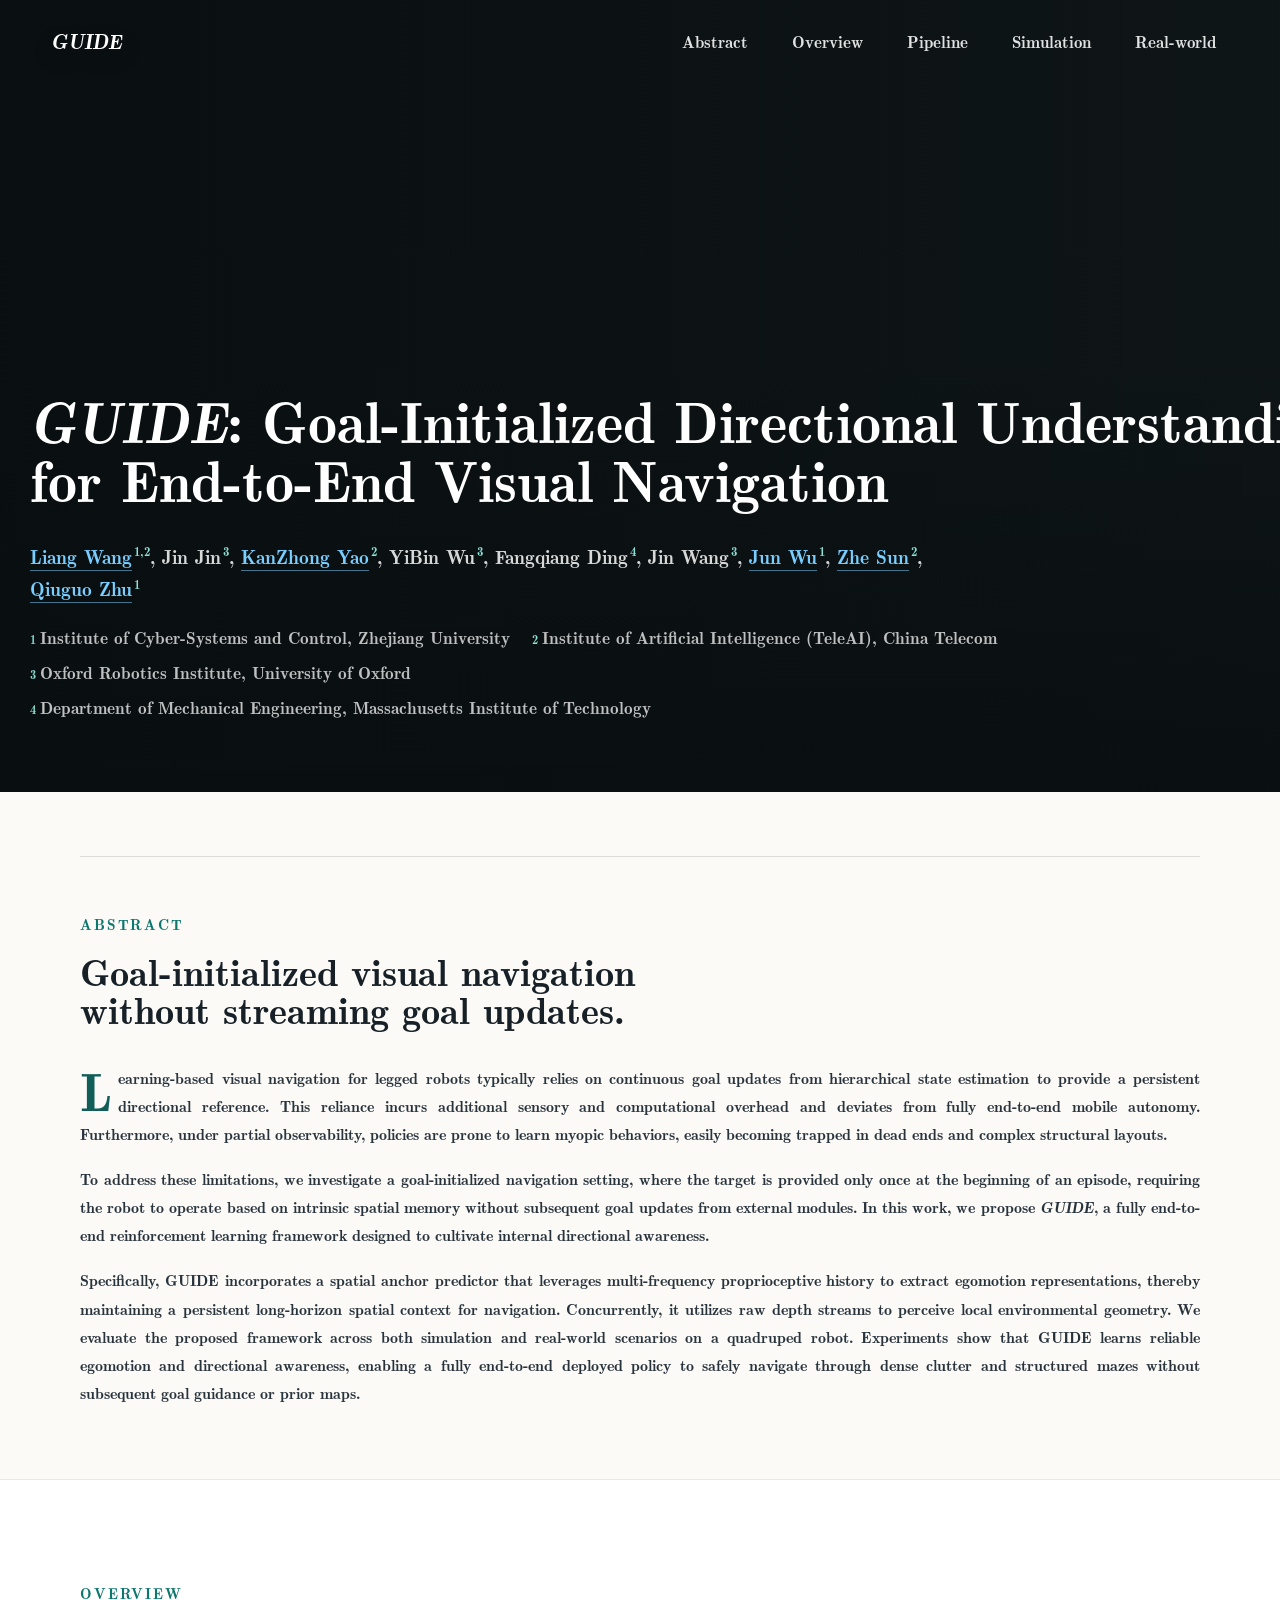
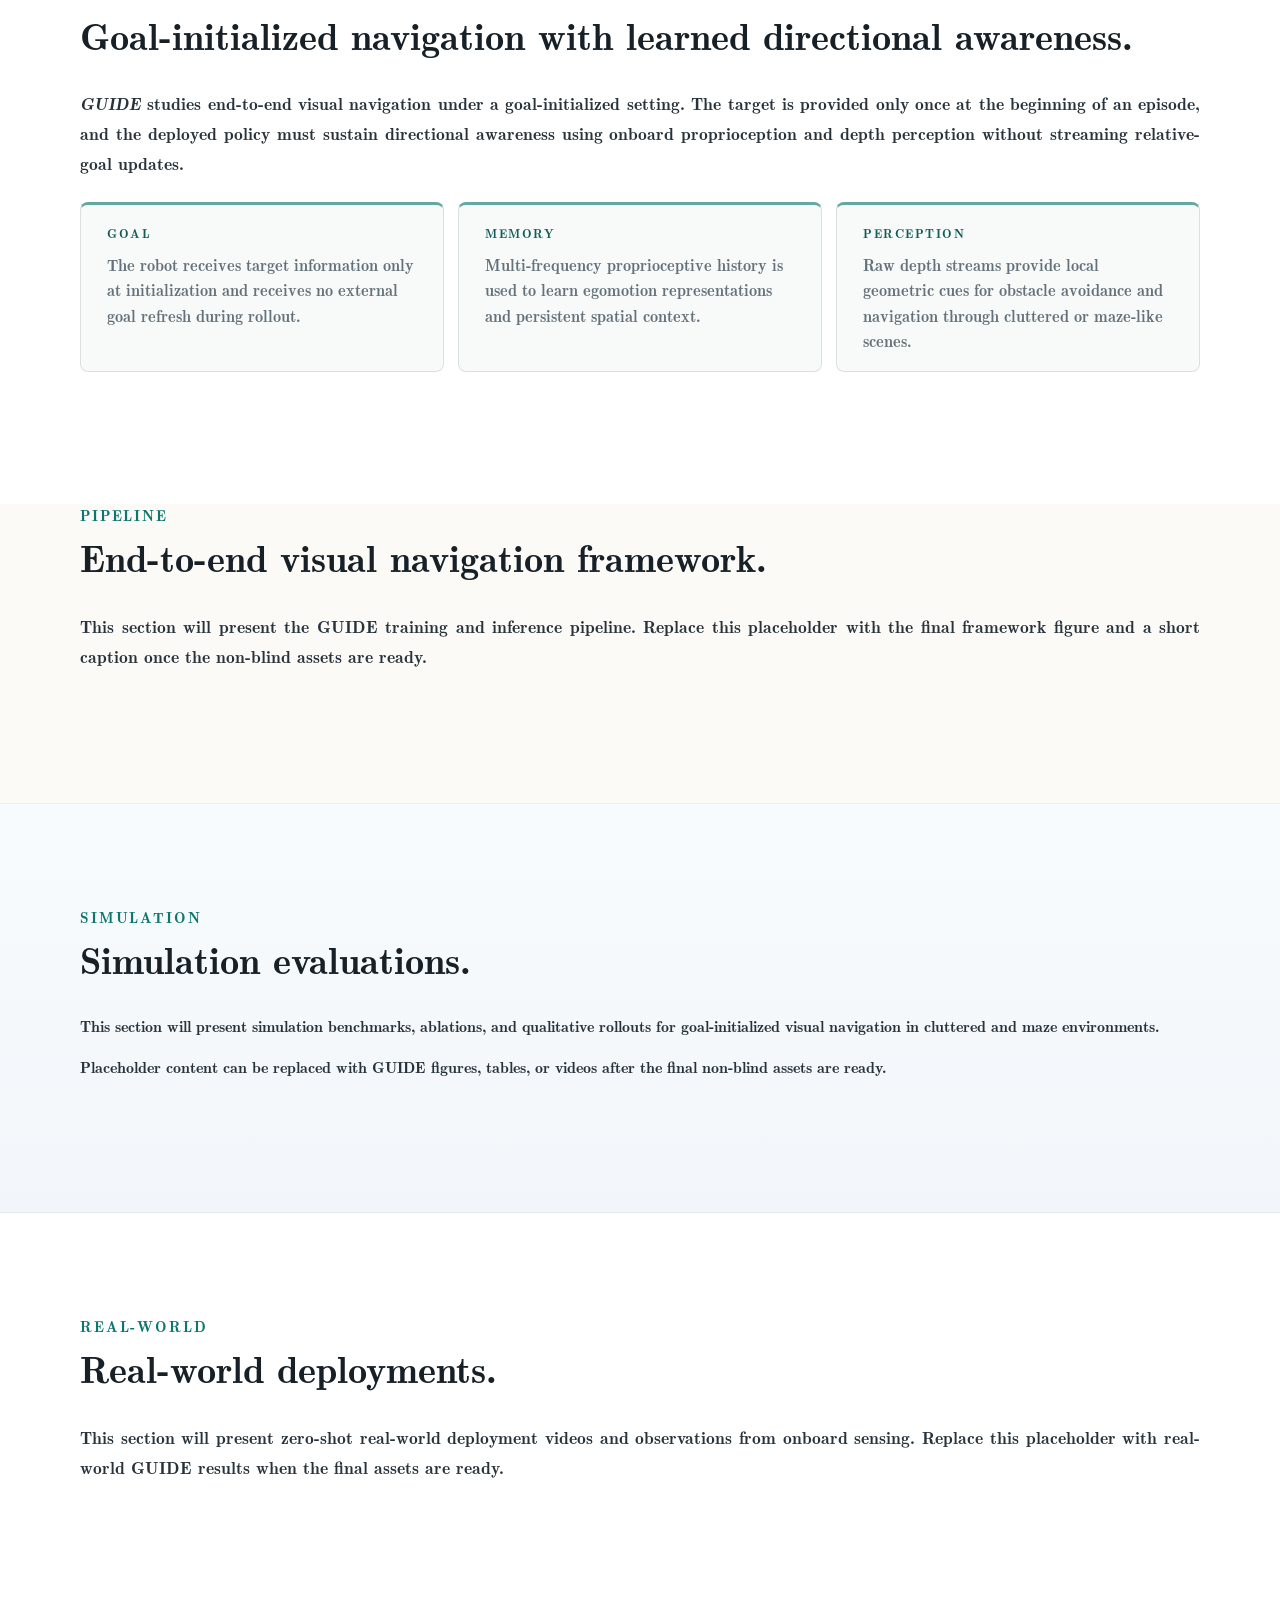
<file: site/index.html>
<!doctype html>
<html lang="en">
  <head>
    <meta charset="UTF-8" />
    <meta name="viewport" content="width=device-width, initial-scale=1.0" />
    <title>GUIDE | Project Page</title>
    <meta
      name="description"
      content="GUIDE: Goal-Initialized Directional Understanding for End-to-End Visual Navigation."
    />
    <meta name="citation_title" content="GUIDE: Goal-Initialized Directional Understanding for End-to-End Visual Navigation" />
    <meta name="citation_author" content="Wang, Liang" />
    <meta name="citation_author" content="Jin, Jin" />
    <meta name="citation_author" content="Yao, KanZhong" />
    <meta name="citation_author" content="Wu, YiBin" />
    <meta name="citation_author" content="Ding, Fangqiang" />
    <meta name="citation_author" content="Wang, Jin" />
    <meta name="citation_author" content="Wu, Jun" />
    <meta name="citation_author" content="Sun, Zhe" />
    <meta name="citation_author" content="Zhu, Qiuguo" />
    <meta name="citation_publication_date" content="2026" />
    <link rel="stylesheet" href="public/vendor/academicons/css/academicons.min.css" />
    <link rel="stylesheet" href="src/styles.css" />
    <script defer src="public/vendor/fontawesome/fontawesome.all.min.js"></script>
  </head>
  <body>
    <header class="site-header" data-header>
      <a class="header-brand" href="index.html#top" aria-label="GUIDE home">
        <span class="header-wordmark">GUIDE</span>
      </a>
      <nav class="site-nav" aria-label="Page sections">
        <a href="index.html#abstract">Abstract</a>
        <a href="index.html#overview">Overview</a>
        <a href="index.html#pipeline">Pipeline</a>
        <a href="index.html#simulation">Simulation</a>
        <a href="index.html#real-world">Real-world</a>
      </nav>
    </header>

    <main id="top">
      <section class="hero" aria-label="GUIDE overview">
        <div class="hero-shade" aria-hidden="true"></div>
        <div class="hero-content">
          <h1>
            <span class="title-line"><span class="project-name">GUIDE</span>: Goal-Initialized Directional Understanding</span>
            <span class="title-line">for End-to-End Visual Navigation</span>
          </h1>
          <p class="authors">
            <a href="https://myoooofall.github.io/" target="_blank" rel="noreferrer">Liang Wang</a><sup>1,2</sup>,
            Jin Jin<sup>3</sup>,
            <a href="https://drunkbot.github.io/" target="_blank" rel="noreferrer">KanZhong Yao</a><sup>2</sup>,
            YiBin Wu<sup>3</sup>,
            Fangqiang Ding<sup>4</sup>,
            Jin Wang<sup>3</sup>,
            <a href="https://person.zju.edu.cn/0094198" target="_blank" rel="noreferrer">Jun Wu</a><sup>1</sup>,
            <a href="https://iopen.nwpu.edu.cn/info/1251/5226.htm" target="_blank" rel="noreferrer">Zhe Sun</a><sup>2</sup>,
            <a href="https://person.zju.edu.cn/0011353" target="_blank" rel="noreferrer">Qiuguo Zhu</a><sup>1</sup>
          </p>
          <ol class="affiliations" aria-label="Author affiliations">
            <li><sup>1</sup> Institute of Cyber-Systems and Control, Zhejiang University</li>
            <li><sup>2</sup> Institute of Artificial Intelligence (TeleAI), China Telecom</li>
            <li><sup>3</sup> Oxford Robotics Institute, University of Oxford</li>
            <li><sup>4</sup> Department of Mechanical Engineering, Massachusetts Institute of Technology</li>
          </ol>
        </div>
      </section>

      <section class="section abstract-section" id="abstract">
        <div class="abstract-layout">
          <aside class="abstract-label" aria-label="Abstract">
            <p>Abstract</p>
          </aside>
          <div class="abstract-main">
            <h2>
              <span>Goal-initialized visual navigation</span>
              <span>without streaming goal updates.</span>
            </h2>
            <div class="abstract-copy">
              <p>
                Learning-based visual navigation for legged robots typically
                relies on continuous goal updates from hierarchical state
                estimation to provide a persistent directional reference. This
                reliance incurs additional sensory and computational overhead
                and deviates from fully end-to-end mobile autonomy.
                Furthermore, under partial observability, policies are prone to
                learn myopic behaviors, easily becoming trapped in dead ends
                and complex structural layouts.
              </p>
              <p>
                To address these limitations, we investigate a goal-initialized
                navigation setting, where the target is provided only once at
                the beginning of an episode, requiring the robot to operate
                based on intrinsic spatial memory without subsequent goal
                updates from external modules. In this work, we propose
                <span class="project-name">GUIDE</span>, a fully end-to-end
                reinforcement learning framework designed to cultivate internal
                directional awareness.
              </p>
              <p>
                Specifically, GUIDE incorporates a spatial anchor predictor
                that leverages multi-frequency proprioceptive history to extract
                egomotion representations, thereby maintaining a persistent
                long-horizon spatial context for navigation. Concurrently, it
                utilizes raw depth streams to perceive local environmental
                geometry. We evaluate the proposed framework across both
                simulation and real-world scenarios on a quadruped robot.
                Experiments show that GUIDE learns reliable egomotion and
                directional awareness, enabling a fully end-to-end deployed
                policy to safely navigate through dense clutter and structured
                mazes without subsequent goal guidance or prior maps.
              </p>
            </div>
          </div>
        </div>
      </section>

      <section class="section method-section overview-section" id="overview">
        <div class="section-heading overview-heading">
          <p class="kicker">Overview</p>
          <h2>Goal-initialized navigation with learned directional awareness.</h2>
        </div>
        <div class="overview-copy">
          <p>
            <span class="project-name">GUIDE</span> studies end-to-end visual
            navigation under a goal-initialized setting. The target is provided
            only once at the beginning of an episode, and the deployed policy
            must sustain directional awareness using onboard proprioception and
            depth perception without streaming relative-goal updates.
          </p>
        </div>
        <div class="overview-notes" aria-label="GUIDE overview">
          <article class="overview-note">
            <p class="note-label">Goal</p>
            <p>
              The robot receives target information only at initialization and
              receives no external goal refresh during rollout.
            </p>
          </article>
          <article class="overview-note">
            <p class="note-label">Memory</p>
            <p>
              Multi-frequency proprioceptive history is used to learn egomotion
              representations and persistent spatial context.
            </p>
          </article>
          <article class="overview-note">
            <p class="note-label">Perception</p>
            <p>
              Raw depth streams provide local geometric cues for obstacle
              avoidance and navigation through cluttered or maze-like scenes.
            </p>
          </article>
        </div>
      </section>

      <section class="section figure-section" id="pipeline">
        <div class="section-heading compact">
          <p class="kicker">Pipeline</p>
          <h2>End-to-end visual navigation framework.</h2>
        </div>
        <div class="overview-copy overview-copy-secondary">
          <p>
            This section will present the GUIDE training and inference pipeline.
            Replace this placeholder with the final framework figure and a short
            caption once the non-blind assets are ready.
          </p>
        </div>
      </section>

      <section class="section method-section pipeline-one-section" id="simulation">
        <div class="section-heading compact">
          <p class="kicker">Simulation</p>
          <h2>Simulation evaluations.</h2>
        </div>
        <div class="overview-copy overview-copy-secondary">
          <p>
            This section will present simulation benchmarks, ablations, and
            qualitative rollouts for goal-initialized visual navigation in
            cluttered and maze environments.
          </p>
          <p>
            Placeholder content can be replaced with GUIDE figures, tables, or
            videos after the final non-blind assets are ready.
          </p>
        </div>
      </section>

      <section class="section results-section" id="real-world">
        <div class="section-heading compact">
          <p class="kicker">Real-world</p>
          <h2>Real-world deployments.</h2>
        </div>
        <div class="overview-copy overview-copy-secondary">
          <p>
            This section will present zero-shot real-world deployment videos and
            observations from onboard sensing. Replace this placeholder with
            real-world GUIDE results when the final assets are ready.
          </p>
        </div>
      </section>

    </main>
    <script>
      const header = document.querySelector('[data-header]');
      function updateHeaderState() {
        header?.classList.toggle('scrolled', window.scrollY > 12);
      }
      updateHeaderState();
      window.addEventListener('scroll', updateHeaderState, { passive: true });
    </script>
  </body>
</html>
</file>
<file: site/src/styles.css>
@font-face {
  font-family: "LMRomanDemi10";
  font-style: normal;
  font-weight: 400;
  src: url("../public/assets/fonts/LMRomanDemi10-Regular.otf") format("opentype");
  font-display: swap;
}

@font-face {
  font-family: "LMRomanDemi10";
  font-style: italic;
  font-weight: 400;
  src: url("../public/assets/fonts/LMRomanDemi10-Oblique.otf") format("opentype");
  font-display: swap;
}

:root {
  --ink: #172027;
  --ink-2: #27323b;
  --muted: #65717a;
  --paper: #fbfaf7;
  --surface: #ffffff;
  --surface-2: #f2f5f4;
  --section-method: #f2f6fa;
  --section-interactive: #f2f7f4;
  --line: #d9dfdc;
  --teal: #0d766d;
  --teal-2: #115e59;
  --rust: #b85235;
  --blue: #2f6380;
  --gold: #be8b24;
  --shadow: 0 18px 46px rgba(26, 39, 45, 0.14);
  --content-width: 1120px;
  font-family:
    "LMRomanDemi10", ui-serif, Georgia, "Times New Roman",
    serif;
  color: var(--ink);
  background: var(--paper);
}

* {
  box-sizing: border-box;
}

html {
  scroll-behavior: smooth;
}

body {
  margin: 0;
  min-width: 320px;
  background: var(--paper);
  color: var(--ink);
}

body::selection {
  background: rgba(13, 118, 109, 0.18);
}

a {
  color: inherit;
  text-decoration: none;
}

img,
video,
canvas {
  display: block;
  max-width: 100%;
}

button,
select {
  font: inherit;
}

.site-header {
  position: fixed;
  z-index: 20;
  top: 0;
  left: 0;
  right: 0;
  display: flex;
  align-items: center;
  justify-content: space-between;
  gap: 28px;
  padding: 18px clamp(18px, 4vw, 56px);
  color: #fff;
  transition:
    background 180ms ease,
    color 180ms ease,
    box-shadow 180ms ease;
}

.site-header.scrolled {
  color: var(--ink);
  background: rgba(251, 250, 247, 0.92);
  box-shadow: 0 8px 30px rgba(32, 40, 45, 0.1);
  backdrop-filter: blur(16px);
}

.header-brand {
  display: inline-flex;
  align-items: center;
  min-width: 0;
  color: currentColor;
  text-shadow: 0 8px 22px rgba(0, 0, 0, 0.28);
  transition:
    opacity 160ms ease,
    text-shadow 180ms ease;
}

.header-brand:hover {
  opacity: 0.82;
}

.site-header.scrolled .header-brand {
  text-shadow: none;
}

.header-wordmark {
  font-family: "LMRomanDemi10", ui-serif, Georgia, "Times New Roman", serif;
  font-size: clamp(1.32rem, 1.45vw, 1.72rem);
  font-style: italic;
  font-weight: 400;
  line-height: 1;
  white-space: nowrap;
}

.site-nav {
  display: flex;
  align-items: center;
  gap: clamp(10px, 1.4vw, 18px);
  font-size: clamp(1.06rem, 1.1vw, 1.2rem);
  font-weight: 720;
}

.site-nav a {
  display: inline-flex;
  align-items: center;
  min-height: 46px;
  border-radius: 8px;
  padding: 0 13px;
  opacity: 0.88;
  transition:
    background 160ms ease,
    opacity 160ms ease;
}

.site-nav a:hover {
  background: rgba(255, 255, 255, 0.12);
  opacity: 1;
}

.site-header.scrolled .site-nav a:hover {
  background: rgba(23, 32, 39, 0.08);
}

.hero {
  position: relative;
  min-height: 88svh;
  overflow: hidden;
  display: flex;
  align-items: flex-end;
  background: #101719;
  color: #fff;
}

.hero-media {
  position: absolute;
  inset: 0;
  width: 100%;
  height: 100%;
  object-fit: cover;
  object-position: center;
  transform: scale(1.018);
  transform-origin: left center;
}

.hero-shade {
  position: absolute;
  inset: 0;
  background:
    linear-gradient(90deg, rgba(9, 14, 16, 0.92) 0%, rgba(9, 14, 16, 0.58) 42%, rgba(9, 14, 16, 0.18) 100%),
    linear-gradient(0deg, rgba(9, 14, 16, 0.84) 0%, rgba(9, 14, 16, 0) 55%);
}

.hero-content {
  position: relative;
  z-index: 1;
  width: min(1220px, calc(100% - 36px));
  margin: 0 auto;
  padding: 146px 0 72px;
}

.venue,
.kicker,
.eyebrow {
  margin: 0;
  color: var(--teal);
  font-size: 0.76rem;
  font-weight: 780;
  letter-spacing: 0.12em;
  text-transform: uppercase;
}

.hero .venue {
  color: #8ce1d6;
  font-size: clamp(1rem, 1.5vw, 1.32rem);
  letter-spacing: 0.02em;
  line-height: 1.35;
  text-transform: none;
}

h1,
h2,
h3,
p {
  letter-spacing: 0;
}

.project-name {
  font-family: "LMRomanDemi10", ui-serif, Georgia, "Times New Roman", serif;
  font-style: italic;
}

h1 {
  width: min(1220px, 100%);
  margin: 0 0 32px;
  font-size: clamp(2.35rem, 4.55vw, 4.45rem);
  line-height: 1.02;
  font-weight: 820;
}

.title-line {
  display: block;
  white-space: nowrap;
}

.authors {
  width: min(960px, 100%);
  margin: 0;
  color: rgba(255, 255, 255, 0.84);
  font-size: clamp(1rem, 2vw, 1.22rem);
  line-height: 1.65;
}

.authors a {
  color: #78cfff;
  border-bottom: 1px solid rgba(120, 207, 255, 0.52);
}

.authors a:hover {
  color: #b9eaff;
  border-bottom-color: #b9eaff;
}

.authors sup {
  margin-left: 2px;
  color: #8ce1d6;
  font-size: 0.66em;
  font-weight: 780;
  line-height: 0;
  vertical-align: super;
}

.affiliations {
  display: flex;
  flex-wrap: wrap;
  gap: 9px 22px;
  width: min(980px, 100%);
  margin: 20px 0 0;
  padding: 0;
  list-style: none;
  color: rgba(255, 255, 255, 0.74);
  font-size: clamp(0.94rem, 1.52vw, 1.08rem);
  line-height: 1.5;
}

.affiliations li {
  display: inline-flex;
  gap: 4px;
  align-items: baseline;
}

.affiliations sup {
  color: #8ce1d6;
  font-size: 0.72em;
  font-weight: 780;
  line-height: 0;
  vertical-align: super;
}

.institution-logos {
  display: flex;
  flex-wrap: wrap;
  align-items: center;
  gap: clamp(20px, 3vw, 38px);
  width: min(980px, 100%);
  margin-top: 28px;
}

.institution-logo {
  height: 50px;
  width: auto;
  object-fit: contain;
  opacity: 0.92;
  filter: drop-shadow(0 10px 20px rgba(0, 0, 0, 0.22));
}

@media (min-width: 760px) {
  .institution-logo.ubc {
    margin-left: clamp(8px, 1.2vw, 16px);
    transform: translateY(3px);
  }
}

.publication-venue {
  width: min(980px, 100%);
  margin: 26px 0 0;
  color: rgba(255, 255, 255, 0.9);
  font-size: clamp(1.05rem, 1.7vw, 1.42rem);
  font-weight: 820;
  line-height: 1.35;
  text-align: left;
  text-shadow: 0 12px 26px rgba(0, 0, 0, 0.28);
}

.hero-actions {
  display: flex;
  flex-wrap: wrap;
  align-items: center;
  justify-content: flex-start;
  gap: 10px;
  width: min(980px, 100%);
  margin-top: 18px;
}

.link-block {
  display: inline-flex;
  align-items: center;
  margin-top: 5px;
  margin-bottom: 5px;
}

.button,
.tool-button {
  display: inline-flex;
  align-items: center;
  justify-content: center;
  min-height: 2.5em;
  border: 1px solid transparent;
  border-radius: 4px;
  padding: calc(0.5em - 1px) 1em;
  font-size: 1rem;
  line-height: 1.5;
  font-weight: 720;
  cursor: pointer;
  transition:
    background 160ms ease,
    border-color 160ms ease,
    transform 160ms ease,
    color 160ms ease;
}

.button:hover,
.tool-button:hover {
  transform: translateY(-1px);
}

.button.primary {
  color: #ffffff;
  background: var(--teal);
}

.button.ghost {
  color: #ffffff;
  border-color: rgba(255, 255, 255, 0.44);
  background: rgba(255, 255, 255, 0.1);
}

.button.is-rounded {
  border-radius: 999px;
  padding-left: 1.18em;
  padding-right: 1.18em;
}

.button.is-dark {
  color: #ffffff;
  background: #363636;
  border-color: transparent;
}

.button .icon {
  display: inline-flex;
  align-items: center;
  justify-content: center;
  width: 1.5em;
  height: 1.5em;
  margin-left: calc(-0.5em - 1px);
  margin-right: 0.35em;
}

.button .icon svg,
.button .icon i,
.button .icon img {
  display: block;
  width: 1em;
  height: 1em;
  font-size: 1em;
}

.button .icon .hf-logo {
  width: 1.15em;
  height: 1.15em;
  object-fit: contain;
}

.button-placeholder {
  opacity: 0.76;
  filter: grayscale(18%);
  cursor: not-allowed;
  pointer-events: none;
}

.publication-links .button {
  height: 42px;
  min-height: 42px;
  padding-top: 0;
  padding-bottom: 0;
}

.publication-links .button .icon {
  width: 20px;
  height: 20px;
  margin-left: -0.35em;
  margin-right: 0.42em;
}

.publication-links .button .icon svg,
.publication-links .button .icon i,
.publication-links .button .icon img {
  width: 16px;
  height: 16px;
  font-size: 16px;
  line-height: 16px;
}

.publication-links .button .icon .hf-logo {
  width: 16px;
  height: 16px;
}

.button.disabled {
  color: #ffffff;
  border-color: rgba(255, 255, 255, 0.18);
  background: #252525;
  box-shadow:
    inset 0 1px 0 rgba(255, 255, 255, 0.1),
    0 12px 28px rgba(0, 0, 0, 0.22);
  cursor: not-allowed;
  opacity: 0.92;
  pointer-events: none;
}

@media (min-width: 1800px) {
  .header-wordmark {
    font-size: clamp(1.46rem, 1.25vw, 2rem);
  }

  .site-nav {
    gap: clamp(12px, 1.25vw, 24px);
    font-size: clamp(1.14rem, 0.95vw, 1.32rem);
  }

  .hero {
    align-items: center;
  }

  .hero-content {
    --hero-gutter: clamp(260px, 13.8vw, 330px);
    --hero-meta-shift: clamp(34px, 4.6svh, 52px);
    width: min(1420px, calc(100% - var(--hero-gutter) - 56px));
    margin: 0 56px 0 var(--hero-gutter);
    padding: clamp(128px, 14svh, 180px) 0 0;
  }

  h1 {
    width: min(1420px, 100%);
    margin-bottom: 38px;
    font-size: clamp(4.55rem, 3.35vw, 5.25rem);
  }

  .authors {
    font-size: clamp(1.1rem, 1.45vw, 1.32rem);
    line-height: 1.72;
  }

  .affiliations {
    gap: 10px 26px;
    margin-top: 24px;
    font-size: clamp(1.04rem, 1.16vw, 1.16rem);
  }

  .institution-logos {
    gap: clamp(24px, 3.2vw, 46px);
    margin-top: 34px;
  }

  .publication-venue {
    margin-top: 30px;
    font-size: clamp(1.2rem, 1.45vw, 1.5rem);
  }

  .hero-actions {
    gap: 12px;
    margin-top: 22px;
  }

  .authors,
  .affiliations,
  .institution-logos,
  .publication-venue,
  .hero-actions {
    transform: translateY(var(--hero-meta-shift));
  }
}


.section {
  scroll-margin-top: 112px;
  padding: clamp(64px, 8vw, 112px) clamp(18px, 4vw, 56px);
}

.section-heading,
  .abstract-layout,
  .news-panel,
  .wide-figure,
.demo-grid,
.method-grid,
.overview-copy,
.overview-notes,
.pipeline-figure,
.results-grid,
.paired-demo-list,
.completion-layout,
.citation {
  width: min(var(--content-width), 100%);
  margin-left: auto;
  margin-right: auto;
}

.section-heading {
  display: block;
  margin-bottom: 34px;
}

.section-heading.compact {
  display: block;
}

.section-heading.compact:not(:has(h2)) {
  margin-bottom: 18px;
}

.section-heading .kicker {
  margin: 0 0 10px;
  color: var(--teal);
  font-size: clamp(0.96rem, 1.05vw, 1.08rem);
}

.section-heading h2 {
  width: 100%;
  max-width: none;
  margin: 0;
  font-size: clamp(1.95rem, 3vw, 3.15rem);
  line-height: 1.06;
  font-weight: 800;
  text-align: left;
}

.overview-heading {
  align-items: start;
}

.news-section {
  padding-top: clamp(32px, 4vw, 48px);
  padding-bottom: 0;
  background: var(--paper);
}

.news-panel {
  display: grid;
  grid-template-columns: auto minmax(0, 1fr);
  gap: clamp(20px, 3.4vw, 42px);
  align-items: center;
  border: 1px solid rgba(23, 32, 39, 0.1);
  border-left: 3px solid rgba(13, 118, 109, 0.75);
  border-radius: 8px;
  padding: clamp(14px, 1.8vw, 20px) clamp(18px, 2.4vw, 26px);
  background: #f6f4ef;
  box-shadow: 0 10px 28px rgba(26, 39, 45, 0.045);
  font-style: italic;
}

.news-panel .kicker {
  margin: 1px 0 0;
  color: var(--teal);
  font-size: clamp(0.94rem, 1vw, 1.04rem);
}

.news-list {
  display: flex;
  flex-wrap: wrap;
  gap: 12px clamp(22px, 3.6vw, 46px);
  margin: 0;
  padding: 0;
  list-style: none;
}

.news-item {
  display: grid;
  grid-template-columns: 240px max-content;
  gap: 28px;
  align-items: baseline;
  color: #56616a;
  font-size: clamp(0.98rem, 1.04vw, 1.07rem);
  line-height: 1.5;
  white-space: nowrap;
}

.news-date {
  color: #3f4c54;
  font-size: clamp(0.9rem, 0.96vw, 0.98rem);
  font-weight: 800;
  line-height: 1.45;
}

.abstract-section {
  padding-top: clamp(40px, 5vw, 64px);
  padding-bottom: clamp(24px, 4vw, 44px);
  background: var(--paper);
}

.abstract-layout {
  position: relative;
  display: block;
  width: min(var(--content-width), 100%);
  border-top: 1px solid rgba(23, 32, 39, 0.14);
  padding: clamp(34px, 4.5vw, 58px) 0 clamp(18px, 3vw, 28px);
}

.abstract-label {
  margin-bottom: 18px;
}

.abstract-label p {
  margin: 0;
  color: var(--teal);
  font-size: clamp(0.96rem, 1.05vw, 1.08rem);
  line-height: 1.2;
  font-style: normal;
  font-weight: 780;
  letter-spacing: 0.12em;
  text-transform: uppercase;
}

.abstract-main {
  display: block;
}

.abstract-main h2 {
  width: 100%;
  max-width: none;
  margin: 0 0 clamp(24px, 3.4vw, 36px);
  color: var(--ink);
  font-size: clamp(1.95rem, 3vw, 3.15rem);
  line-height: 1;
  font-weight: 800;
  text-align: left;
}

.abstract-main h2 span {
  display: block;
}

.abstract-copy {
  grid-column: auto;
  width: 100%;
  max-width: none;
  color: var(--ink-2);
  font-size: clamp(1rem, 1.1vw, 1.1rem);
  line-height: 1.76;
  text-wrap: pretty;
}

.abstract-copy p {
  margin: 0 0 1.05em;
}

.abstract-copy p:last-child {
  margin-bottom: 0;
}

.abstract-copy p:first-child::first-letter {
  float: left;
  margin: 0.08em 0.12em 0.01em 0;
  color: var(--teal-2);
  font-size: clamp(3.3rem, 4.2vw, 4.4rem);
  line-height: 0.78;
  font-weight: 400;
}

.figure-section {
  padding-top: 0;
  background: var(--paper);
}

.wide-figure {
  margin-top: 0;
  margin-bottom: 0;
}

.method-grid figure,
.results-grid figure {
  margin: 0;
}

figure img {
  width: 100%;
  border: 1px solid rgba(217, 223, 220, 0.56);
  border-radius: 6px;
  background: #fff;
  box-shadow:
    0 1px 0 rgba(255, 255, 255, 0.9),
    0 14px 42px rgba(39, 50, 59, 0.055);
}

figcaption {
  width: 100%;
  max-width: none;
  margin-top: 14px;
  color: var(--muted);
  font-size: clamp(0.94rem, 1vw, 1.02rem);
  line-height: 1.58;
  text-wrap: pretty;
}

figcaption strong {
  color: var(--ink);
}

.pipeline-image-wrap {
  position: relative;
  padding-bottom: clamp(24px, 2.8vw, 34px);
}

.pipeline-stage-labels {
  position: absolute;
  left: 0;
  right: 0;
  bottom: 0;
  color: var(--ink-2);
  font-size: clamp(0.82rem, 0.9vw, 0.96rem);
  font-weight: 760;
  line-height: 1.25;
}

.pipeline-stage-labels span {
  position: absolute;
  bottom: 0;
  white-space: nowrap;
}

.pipeline-stage-labels span:nth-child(1) {
  left: 10%;
}

.pipeline-stage-labels span:nth-child(2) {
  left: 32%;
}

.pipeline-stage-labels span:nth-child(3) {
  left: 57%;
}

.pipeline-stage-labels span:nth-child(4) {
  left: 83%;
}

.pipeline-stage-labels em {
  color: var(--teal-2);
  font-style: normal;
}

.method-section,
.results-section {
  background: #fff;
}

.overview-section {
  box-shadow: inset 0 1px 0 rgba(23, 32, 39, 0.1);
}

.pipeline-one-section {
  background: linear-gradient(180deg, #f8fbfd 0%, var(--section-method) 100%);
  box-shadow:
    inset 0 1px 0 rgba(47, 99, 128, 0.08),
    inset 0 -1px 0 rgba(47, 99, 128, 0.08);
}

.overview-copy {
  max-width: none;
  margin-bottom: 24px;
  margin-left: auto;
  margin-right: auto;
  color: var(--ink-2);
  font-size: clamp(1.1rem, 1.28vw, 1.28rem);
  line-height: 1.7;
  text-wrap: pretty;
}

.overview-copy p {
  margin: 0 0 0.86em;
}

.overview-copy p:last-child {
  margin-bottom: 0;
}

.overview-copy-secondary {
  margin-bottom: 30px;
}

.pipeline-one-section .overview-copy {
  font-size: clamp(1rem, 1.12vw, 1.12rem);
  line-height: 1.7;
}

.overview-notes {
  display: grid;
  grid-template-columns: repeat(3, minmax(0, 1fr));
  gap: 14px;
  max-width: none;
  margin: 0 auto 30px;
}

.overview-note {
  min-height: 142px;
  border: 1px solid rgba(23, 32, 39, 0.12);
  border-top: 3px solid rgba(13, 118, 109, 0.62);
  border-radius: 8px;
  padding: 18px clamp(18px, 2.2vw, 26px);
  background: rgba(246, 249, 247, 0.82);
}

.overview-note:first-child {
  padding-left: clamp(18px, 2.2vw, 26px);
}

.overview-note:last-child {
  padding-right: clamp(18px, 2.2vw, 26px);
}

.note-label {
  margin: 0 0 10px;
  color: var(--teal-2);
  font-size: clamp(0.8rem, 0.9vw, 0.88rem);
  font-weight: 800;
  letter-spacing: 0.12em;
  text-transform: uppercase;
}

.overview-note p:last-child {
  margin: 0;
  color: var(--muted);
  font-size: clamp(1.02rem, 1.1vw, 1.1rem);
  line-height: 1.55;
}

.pipeline-figure {
  margin-top: 0;
  margin-bottom: 0;
}

@media (min-width: 900px) {
  .abstract-copy p,
  .overview-copy p,
  .completion-copy p,
  figcaption {
    hyphens: auto;
    text-align: justify;
    text-align-last: left;
  }
}

.method-grid {
  display: grid;
  grid-template-columns: minmax(0, 1.15fr) minmax(300px, 0.85fr);
  gap: 22px;
  align-items: start;
}

.viewer-section {
  background: var(--section-interactive);
}

.demo-grid {
  display: grid;
  grid-template-columns: minmax(0, 1fr) minmax(280px, 0.34fr);
  grid-template-areas:
    "viewer controls"
    "video video";
  gap: 18px;
  align-items: start;
}

.viewer-shell,
.control-panel,
.case-video,
.paired-video-panel,
.urdf-preview-card,
.citation {
  border: 1px solid var(--line);
  border-radius: 8px;
  background: rgba(255, 255, 255, 0.94);
  box-shadow: var(--shadow);
}

.viewer-shell {
  grid-area: viewer;
  align-self: start;
  overflow: hidden;
}

.viewer-toolbar {
  display: flex;
  align-items: center;
  gap: 10px;
  padding: 10px 12px;
  border-bottom: 1px solid var(--line);
  background: #fff;
}

.viewer-model-select {
  display: inline-flex;
  align-items: center;
  gap: 8px;
}

.select-label {
  color: var(--muted);
  font-size: 0.86rem;
  font-weight: 760;
}

select {
  min-width: 270px;
  height: 36px;
  border: 1px solid var(--line);
  border-radius: 7px;
  padding: 0 34px 0 12px;
  background: var(--surface);
  color: var(--ink);
  font-weight: 650;
}

.tool-button {
  min-height: 36px;
  border-color: var(--line);
  background: var(--surface-2);
  color: var(--ink);
  font-size: 0.86rem;
}

.tool-button.active {
  color: #fff;
  border-color: var(--teal);
  background: var(--teal);
}

.canvas-wrap {
  position: relative;
  width: 100%;
  aspect-ratio: 3 / 2;
  background:
    linear-gradient(180deg, #fbfbf8 0%, #e8eeec 100%),
    #f6f7f4;
}

#urdf-canvas {
  width: 100%;
  height: 100%;
}

.viewer-status {
  position: absolute;
  left: 14px;
  bottom: 14px;
  max-width: calc(100% - 28px);
  border: 1px solid rgba(23, 32, 39, 0.12);
  border-radius: 7px;
  padding: 8px 10px;
  color: var(--ink-2);
  background: rgba(255, 255, 255, 0.84);
  font-size: 0.86rem;
  font-weight: 660;
  backdrop-filter: blur(10px);
}

.viewer-status.loaded {
  display: none;
}

.viewer-hint {
  display: flex;
  justify-content: space-between;
  gap: 12px;
  padding: 9px 12px;
  color: var(--muted);
  border-top: 1px solid var(--line);
  font-size: 0.84rem;
}

.control-panel {
  grid-area: controls;
  display: flex;
  flex-direction: column;
  align-self: stretch;
  padding: 12px;
}

.panel-title h3,
.case-video h3,
.paired-copy h3,
.urdf-preview-footer h3 {
  margin: 0;
  font-size: 1.08rem;
  line-height: 1.25;
}

.panel-title p,
.case-video p,
.paired-copy p,
.urdf-preview-footer p {
  margin: 8px 0 0;
  color: var(--muted);
  font-size: 0.93rem;
  line-height: 1.5;
}

.control-panel .panel-title p {
  margin-top: 6px;
  font-size: 0.87rem;
  line-height: 1.42;
}

.joint-controls {
  display: grid;
  align-content: start;
  flex: 1;
  gap: 7px;
  grid-auto-rows: auto;
  margin-top: 10px;
}

.joint-row {
  display: grid;
  grid-template-columns: 1fr auto;
  grid-template-rows: auto auto;
  gap: 6px 8px;
  align-items: center;
  padding: 7px 8px;
  border: 1px solid var(--line);
  border-radius: 7px;
  background: var(--surface-2);
}

.joint-name {
  color: var(--ink);
  font-size: 0.84rem;
  font-weight: 760;
  overflow-wrap: anywhere;
}

.joint-value {
  color: var(--teal-2);
  font-variant-numeric: tabular-nums;
  font-size: 0.82rem;
  font-weight: 760;
}

.joint-row input {
  grid-column: 1 / -1;
  width: 100%;
  height: 16px;
  accent-color: var(--teal);
}

.empty-joints {
  margin: 18px 0 0;
  color: var(--muted);
  line-height: 1.55;
}

.case-video {
  grid-area: video;
  display: grid;
  grid-template-columns: minmax(0, 1.45fr) minmax(280px, 1fr);
  gap: 16px;
  align-items: center;
  padding: 14px;
}

.case-video-media {
  position: relative;
  width: 100%;
  aspect-ratio: 16 / 9;
  overflow: hidden;
  border-radius: 7px;
  background: #111;
}

.case-video-media video {
  width: 100%;
  height: 100%;
  object-fit: fill;
  object-position: center top;
  transform: scaleY(1.055);
  transform-origin: center top;
}

.eyebrow {
  color: var(--rust);
}

.results-grid {
  display: grid;
  grid-template-columns: repeat(2, minmax(0, 1fr));
  gap: 22px;
  align-items: stretch;
}

.results-grid.single {
  grid-template-columns: 1fr;
}

.results-grid.single figure {
  width: 100%;
}

.gallery-section {
  background: var(--paper);
}

.paired-demo-list {
  display: grid;
  gap: 42px;
}

.gallery-group {
  display: grid;
  gap: 18px;
}

.gallery-group-heading {
  width: 100%;
  max-width: none;
}

.gallery-group-heading h3 {
  max-width: 900px;
  margin: 0;
  color: var(--ink);
  font-size: clamp(1.32rem, 1.7vw, 1.85rem);
  line-height: 1.18;
}

.gallery-group-description {
  width: min(900px, 100%);
  margin: 8px auto 0;
  color: #9aa3a8;
  font-size: clamp(0.9rem, 0.95vw, 0.98rem);
  font-style: italic;
  line-height: 1.5;
  text-align: center;
  letter-spacing: 0.01em;
}

.gallery-group-list {
  display: grid;
  gap: 22px;
}

.gallery-demo-note {
  margin: 6px auto -7px;
  color: #9aa3a8;
  font-size: clamp(0.9rem, 0.95vw, 0.98rem);
  font-style: italic;
  line-height: 1.5;
  text-align: center;
  letter-spacing: 0.01em;
}

.paired-demo-row {
  display: grid;
  grid-template-columns: repeat(2, minmax(0, 1fr));
  gap: 18px;
  align-items: stretch;
}

.paired-video-panel {
  position: relative;
  aspect-ratio: 1.86 / 1;
  min-height: 260px;
  overflow: hidden;
  background: #111;
}

.paired-video-panel video {
  width: 100%;
  height: 100%;
  aspect-ratio: auto;
  border-radius: 0;
  object-fit: cover;
  object-position: center top;
  transform:
    translateX(var(--video-crop-x, 0))
    translateY(var(--video-crop-y, 0))
    scale(var(--video-crop-scale, 1));
  transform-origin: center top;
}

.paired-video-panel[data-case-id="car_butterfly_doors"] {
  --video-crop-scale: 1.075;
  --video-crop-x: 1%;
}

.paired-video-panel[data-case-id="car_backward_hinged"] {
  --video-crop-scale: 1.12;
}

.paired-video-panel[data-case-id="car_example_2"] {
  --video-crop-scale: 1.16;
}

.paired-video-panel[data-case-id="bike"] {
  --video-crop-scale: 1.075;
  --video-crop-x: -1%;
}

.paired-video-panel[data-case-id="drawer"] {
  --video-crop-scale: 1.085;
  --video-crop-x: -1.25%;
}

.paired-video-panel[data-case-id="washing_machine_left"] {
  --video-crop-scale: 1.08;
  --video-crop-x: -1.1%;
}

.paired-video-panel[data-case-id="washing_machine_right"] {
  --video-crop-scale: 1.09;
  --video-crop-x: -1.35%;
}

.paired-video-panel[data-case-id="windmill"] {
  --video-crop-scale: 1.075;
  --video-crop-x: -0.15%;
}

.paired-copy {
  padding: 14px;
}

.status-pill {
  display: inline-flex;
  align-items: center;
  min-height: 26px;
  border-radius: 999px;
  padding: 0 10px;
  color: var(--blue);
  background: rgba(47, 99, 128, 0.1);
  font-size: 0.78rem;
  font-weight: 780;
}

.status-pill.ready {
  color: var(--teal-2);
  background: rgba(13, 118, 109, 0.12);
}

.mini-link {
  display: inline-flex;
  align-items: center;
  justify-content: center;
  min-height: 34px;
  border: 1px solid var(--line);
  border-radius: 7px;
  padding: 0 12px;
  color: var(--ink);
  background: #fff;
  font-size: 0.85rem;
  font-weight: 720;
}

.paired-copy .mini-link {
  margin-top: 14px;
}

.mini-link[data-case] {
  color: #fff;
  border-color: var(--teal);
  background: var(--teal);
}

.urdf-preview-card {
  display: flex;
  flex-direction: column;
  overflow: hidden;
  min-height: 100%;
}

.urdf-preview-canvas {
  position: relative;
  min-height: 260px;
  aspect-ratio: 16 / 10;
  overflow: hidden;
  border-bottom: 1px solid var(--line);
  background:
    linear-gradient(rgba(226, 233, 230, 0.68) 1px, transparent 1px),
    linear-gradient(90deg, rgba(226, 233, 230, 0.68) 1px, transparent 1px),
    linear-gradient(180deg, #fbfbf8 0%, #e8eeec 100%);
  background-size: 32px 32px, 32px 32px, auto;
}

.embedded-viewer-canvas-wrap {
  position: relative;
  width: 100%;
  aspect-ratio: 1.86 / 1;
  min-height: 260px;
  overflow: hidden;
  background:
    linear-gradient(180deg, #fbfbf8 0%, #e8eeec 100%),
    #f6f7f4;
}

.panel-label {
  position: absolute;
  z-index: 2;
  top: 10px;
  left: 10px;
  display: inline-flex;
  align-items: center;
  min-height: 24px;
  border: 1px solid rgba(23, 32, 39, 0.14);
  border-radius: 999px;
  padding: 0 9px;
  color: var(--ink);
  background: rgba(255, 255, 255, 0.78);
  box-shadow: 0 8px 22px rgba(23, 32, 39, 0.08);
  font-size: 0.72rem;
  font-weight: 800;
  letter-spacing: 0;
  backdrop-filter: blur(10px);
}

.embedded-viewer-canvas-wrap > .panel-label,
.open-main-viewer-button {
  width: 116px;
  justify-content: center;
  font-size: 0.74rem;
}

.embedded-urdf-canvas {
  width: 100%;
  height: 100%;
}

.mini-viewer-status {
  position: absolute;
  left: 12px;
  bottom: 12px;
  max-width: calc(100% - 24px);
  border: 1px solid rgba(23, 32, 39, 0.12);
  border-radius: 7px;
  padding: 7px 9px;
  color: var(--ink-2);
  background: rgba(255, 255, 255, 0.84);
  font-size: 0.8rem;
  font-weight: 660;
  backdrop-filter: blur(10px);
  transition: opacity 160ms ease;
}

.mini-viewer-status.loaded {
  opacity: 0;
  pointer-events: none;
}

.open-main-viewer-button {
  position: absolute;
  z-index: 3;
  top: 40px;
  left: 10px;
  display: inline-flex;
  align-items: center;
  min-height: 24px;
  border: 1px solid rgba(23, 32, 39, 0.14);
  border-radius: 999px;
  padding: 0 9px;
  color: var(--ink);
  background: rgba(255, 255, 255, 0.78);
  box-shadow: 0 8px 22px rgba(23, 32, 39, 0.08);
  font: inherit;
  font-size: 0.74rem;
  font-weight: 800;
  letter-spacing: 0;
  cursor: pointer;
  backdrop-filter: blur(10px);
  transition:
    background 160ms ease,
    color 160ms ease,
    transform 160ms ease,
    border-color 160ms ease;
}

.open-main-viewer-button:hover,
.open-main-viewer-button:focus-visible {
  border-color: rgba(13, 118, 109, 0.26);
  color: var(--teal);
  background: rgba(255, 255, 255, 0.88);
  transform: translateY(-1px);
}

.urdf-preview-canvas::after {
  content: "";
  position: absolute;
  left: 12%;
  right: 12%;
  bottom: 18%;
  height: 1px;
  background: rgba(23, 32, 39, 0.08);
  transform: skewX(-20deg);
}

.urdf-axis {
  position: absolute;
  left: 50%;
  top: 50%;
  width: 78px;
  height: 2px;
  border-radius: 999px;
  background: rgba(23, 32, 39, 0.36);
  transform-origin: left center;
}

.urdf-axis.horizontal {
  transform: rotate(-18deg);
}

.urdf-axis.vertical {
  background: rgba(13, 118, 109, 0.42);
  transform: rotate(68deg);
}

.urdf-ghost-model {
  position: absolute;
  left: 50%;
  top: 50%;
  width: 156px;
  height: 86px;
  border: 1px solid rgba(23, 32, 39, 0.1);
  border-radius: 6px;
  background:
    linear-gradient(135deg, rgba(13, 118, 109, 0.16), transparent 50%),
    linear-gradient(180deg, rgba(255, 255, 255, 0.9), rgba(174, 183, 178, 0.5));
  box-shadow: 18px 22px 34px rgba(39, 50, 59, 0.12);
  transform: translate(-50%, -42%) perspective(260px) rotateX(54deg) rotateZ(-18deg);
}

.urdf-ghost-model::before,
.urdf-ghost-model::after {
  content: "";
  position: absolute;
  bottom: -18px;
  width: 40px;
  height: 40px;
  border-radius: 50%;
  background: var(--teal);
  opacity: 0.76;
}

.urdf-ghost-model::before {
  left: 18px;
}

.urdf-ghost-model::after {
  right: 18px;
  background: var(--gold);
}

.urdf-ghost-model.waiting-model {
  opacity: 0.52;
  filter: grayscale(0.45);
}

.urdf-ghost-model.drawer {
  width: 124px;
  height: 104px;
  border-radius: 4px;
  transform: translate(-50%, -44%) perspective(260px) rotateX(56deg) rotateZ(-12deg);
}

.urdf-ghost-model.drawer::before {
  left: 18px;
  bottom: 22px;
  width: 88px;
  height: 24px;
  border-radius: 3px;
  background: rgba(184, 82, 53, 0.7);
}

.urdf-ghost-model.drawer::after {
  right: -22px;
  bottom: 20px;
  width: 42px;
  height: 48px;
  border-radius: 3px;
  background: rgba(13, 118, 109, 0.62);
}

.urdf-preview-footer {
  display: flex;
  align-items: flex-start;
  justify-content: space-between;
  gap: 12px;
  padding: 14px;
}

.urdf-preview-footer .eyebrow {
  margin: 0 0 7px;
}

.urdf-preview-actions {
  display: flex;
  align-items: center;
  justify-content: flex-start;
  flex-wrap: wrap;
  gap: 8px;
  min-height: 46px;
}

.mini-link:disabled {
  cursor: default;
  opacity: 0.66;
}

.urdf-placeholder-note {
  flex: 1;
  min-height: 260px;
  margin: 0;
  padding: 18px;
  color: var(--muted);
  font-size: 0.9rem;
  line-height: 1.45;
}

.completion-section {
  background: #fff;
}

.completion-layout {
  display: grid;
  gap: 24px;
}

.completion-copy {
  width: 100%;
  max-width: none;
  color: var(--ink-2);
  font-size: clamp(1rem, 1.25vw, 1.12rem);
  line-height: 1.66;
}

.completion-copy p {
  margin: 0 0 1em;
}

.completion-copy p:last-child {
  margin-bottom: 0;
}

.completion-method {
  margin: 0;
}

.featured-completion {
  grid-template-columns: repeat(2, minmax(0, 1fr));
}

.citation-section {
  background: var(--paper);
}

.citation-note {
  width: min(var(--content-width), 100%);
  margin: -14px auto 18px;
  color: var(--muted);
  font-size: clamp(1rem, 1.08vw, 1.08rem);
  line-height: 1.55;
}

.citation {
  overflow-x: auto;
  padding: 20px 22px;
  color: var(--ink-2);
  font-family: "LMRomanDemi10", ui-serif, Georgia, "Times New Roman", serif;
  font-size: clamp(0.98rem, 1.02vw, 1.06rem);
  line-height: 1.62;
  white-space: pre-wrap;
}

.citation code {
  font: inherit;
}

.citation .project-name {
  color: var(--ink);
}

@media (max-width: 980px) {
  .site-nav {
    display: none;
  }

  .section-heading,
  .abstract-layout,
  .method-grid,
  .overview-notes,
  .completion-copy,
  .results-grid,
  .demo-grid,
  .paired-demo-row,
  .featured-completion {
    grid-template-columns: 1fr;
  }

  .section-heading h2 {
    justify-self: start;
    max-width: 100%;
    text-align: left;
  }

  .abstract-label p {
    font-size: 1rem;
  }

  .abstract-main {
    display: block;
  }

  .abstract-main h2,
  .abstract-copy {
    grid-column: auto;
  }

  .news-panel,
  .news-item {
    display: grid;
    grid-template-columns: 1fr;
  }

  .news-panel {
    gap: 16px;
  }

  .news-item {
    gap: 4px;
    white-space: normal;
  }

  .overview-note,
  .overview-note:first-child,
  .overview-note:last-child {
    min-height: 0;
    border: 1px solid rgba(23, 32, 39, 0.12);
    border-top: 3px solid rgba(13, 118, 109, 0.62);
    padding: 16px 18px;
  }

  .pipeline-image-wrap {
    padding-bottom: 58px;
  }

  .pipeline-stage-labels {
    display: grid;
    grid-template-columns: repeat(2, minmax(0, 1fr));
    gap: 6px 12px;
  }

  .pipeline-stage-labels span {
    position: static;
    white-space: normal;
    transform: none;
  }

  .demo-grid {
    grid-template-areas:
      "viewer"
      "controls"
      "video";
  }

  .case-video {
    grid-template-columns: 1fr;
  }

  .urdf-preview-canvas,
  .embedded-viewer-canvas-wrap {
    min-height: 230px;
  }
}

@media (max-width: 700px) {
  .site-header {
    padding: 14px 16px;
  }

  .header-wordmark {
    font-size: clamp(1.16rem, 5.2vw, 1.46rem);
  }

  .hero {
    min-height: 86svh;
  }

  .hero-content {
    width: calc(100% - 32px);
    padding-bottom: 42px;
  }

  h1 {
    margin-bottom: 24px;
  }

  .title-line {
    white-space: normal;
  }

  .authors {
    line-height: 1.58;
  }

  .hero-shade {
    background:
      linear-gradient(90deg, rgba(9, 14, 16, 0.9), rgba(9, 14, 16, 0.46)),
      linear-gradient(0deg, rgba(9, 14, 16, 0.9) 0%, rgba(9, 14, 16, 0.18) 70%);
  }

  .hero-actions {
    gap: 12px;
    margin-top: 16px;
  }

  .publication-venue {
    margin-top: 22px;
    font-size: 1.02rem;
  }

  .institution-logos {
    gap: 16px 22px;
    margin-top: 24px;
  }

  .institution-logo {
    height: 38px;
  }

  .button {
    min-height: 2.5em;
    padding: calc(0.5em - 1px) 1em;
    font-size: 1rem;
  }

  .abstract-layout {
    gap: 22px;
    padding-top: 24px;
  }

  .abstract-main h2 {
    margin-bottom: 20px;
    text-align: left;
  }

  .abstract-copy {
    font-size: 1.04rem;
    line-height: 1.68;
  }

  .abstract-copy p:first-child::first-letter {
    font-size: 3.7rem;
  }

  .viewer-toolbar {
    align-items: stretch;
    flex-direction: column;
  }

  select,
  .tool-button {
    width: 100%;
  }

  .viewer-hint {
    flex-direction: column;
  }

  .urdf-preview-footer {
    flex-direction: column;
  }

  .urdf-preview-canvas,
  .embedded-viewer-canvas-wrap {
    min-height: 210px;
  }
}
</file>
<file: site/public/vendor/academicons/css/academicons.min.css>
@font-face {font-family: 'Academicons';font-style: normal;font-weight: 400;font-display: block;src:url('../fonts/academicons.eot');src:url('../fonts/academicons.eot') format('embedded-opentype'), url('../fonts/academicons.ttf') format('truetype'), url('../fonts/academicons.woff') format('woff'), url('../fonts/academicons.svg') format('svg');}.ai {font-family: 'Academicons';font-weight: 400;-moz-osx-font-smoothing: grayscale;-webkit-font-smoothing: antialiased;display: inline-block;font-style: normal;font-variant: normal;text-rendering: auto;line-height: 1;}.ai-academia:before {content: "\e9af";}.ai-academia-square:before {content: "\e93d";}.ai-acclaim:before {content: "\e92e";}.ai-acclaim-square:before {content: "\e93a";}.ai-acm:before {content: "\e93c";}.ai-acm-square:before {content: "\e95d";}.ai-acmdl:before {content: "\e96a";}.ai-acmdl-square:before {content: "\e9d3";}.ai-ads:before {content: "\e9cb";}.ai-ads-square:before {content: "\e94a";}.ai-africarxiv:before {content: "\e91b";}.ai-africarxiv-square:before {content: "\e90b";}.ai-archive:before {content: "\e955";}.ai-archive-square:before {content: "\e956";}.ai-arxiv:before {content: "\e974";}.ai-arxiv-square:before {content: "\e9a6";}.ai-biorxiv:before {content: "\e9a2";}.ai-biorxiv-square:before {content: "\e98b";}.ai-ceur:before {content: "\e96d";}.ai-ceur-square:before {content: "\e92f";}.ai-ciencia-vitae:before {content: "\e912";}.ai-ciencia-vitae-square:before {content: "\e913";}.ai-clarivate:before {content: "\e924";}.ai-clarivate-square:before {content: "\e925";}.ai-closed-access:before {content: "\e942";}.ai-closed-access-square:before {content: "\e943";}.ai-conversation:before {content: "\e94c";}.ai-conversation-square:before {content: "\e915";}.ai-coursera:before {content: "\e95f";}.ai-coursera-square:before {content: "\e97f";}.ai-crossref:before {content: "\e918";}.ai-crossref-square:before {content: "\e919";}.ai-cv:before {content: "\e9a5";}.ai-cv-square:before {content: "\e90a";}.ai-datacite:before {content: "\e91c";}.ai-datacite-square:before {content: "\e91d";}.ai-dataverse:before {content: "\e9f7";}.ai-dataverse-square:before {content: "\e9e4";}.ai-dblp:before {content: "\e94f";}.ai-dblp-square:before {content: "\e93f";}.ai-depsy:before {content: "\e97a";}.ai-depsy-square:before {content: "\e94b";}.ai-doi:before {content: "\e97e";}.ai-doi-square:before {content: "\e98f";}.ai-dryad:before {content: "\e97c";}.ai-dryad-square:before {content: "\e98c";}.ai-elsevier:before {content: "\e961";}.ai-elsevier-square:before {content: "\e910";}.ai-figshare:before {content: "\e981";}.ai-figshare-square:before {content: "\e9e7";}.ai-google-scholar:before {content: "\e9d4";}.ai-google-scholar-square:before {content: "\e9f9";}.ai-hal:before {content: "\e92c";}.ai-hal-square:before {content: "\e92d";}.ai-hypothesis:before {content: "\e95a";}.ai-hypothesis-square:before {content: "\e95b";}.ai-ideas-repec:before {content: "\e9ed";}.ai-ideas-repec-square:before {content: "\e9f8";}.ai-ieee:before {content: "\e929";}.ai-ieee-square:before {content: "\e9b9";}.ai-impactstory:before {content: "\e9cf";}.ai-impactstory-square:before {content: "\e9aa";}.ai-inaturalist:before {content: "\e900";}.ai-inaturalist-square:before {content: "\e901";}.ai-inpn:before {content: "\e902";}.ai-inpn-square:before {content: "\e903";}.ai-inspire:before {content: "\e9e9";}.ai-inspire-square:before {content: "\e9fe";}.ai-isidore:before {content: "\e936";}.ai-isidore-square:before {content: "\e954";}.ai-isni:before {content: "\e957";}.ai-isni-square:before {content: "\e958";}.ai-jstor:before {content: "\e938";}.ai-jstor-square:before {content: "\e944";}.ai-lattes:before {content: "\e9b3";}.ai-lattes-square:before {content: "\e99c";}.ai-mathoverflow:before {content: "\e9f6";}.ai-mathoverflow-square:before {content: "\e97b";}.ai-mendeley:before {content: "\e9f0";}.ai-mendeley-square:before {content: "\e9f3";}.ai-moodle:before {content: "\e907";}.ai-moodle-square:before {content: "\e908";}.ai-mtmt:before {content: "\e950";}.ai-mtmt-square:before {content: "\e951";}.ai-nakala:before {content: "\e940";}.ai-nakala-square:before {content: "\e941";}.ai-obp:before {content: "\e92a";}.ai-obp-square:before {content: "\e92b";}.ai-open-access:before {content: "\e939";}.ai-open-access-square:before {content: "\e9f4";}.ai-open-data:before {content: "\e966";}.ai-open-data-square:before {content: "\e967";}.ai-open-materials:before {content: "\e968";}.ai-open-materials-square:before {content: "\e969";}.ai-openedition:before {content: "\e946";}.ai-openedition-square:before {content: "\e947";}.ai-orcid:before {content: "\e9d9";}.ai-orcid-square:before {content: "\e9c3";}.ai-osf:before {content: "\e9ef";}.ai-osf-square:before {content: "\e931";}.ai-overleaf:before {content: "\e914";}.ai-overleaf-square:before {content: "\e98d";}.ai-philpapers:before {content: "\e98a";}.ai-philpapers-square:before {content: "\e96f";}.ai-piazza:before {content: "\e99a";}.ai-piazza-square:before {content: "\e90c";}.ai-preregistered:before {content: "\e906";}.ai-preregistered-square:before {content: "\e96b";}.ai-protocols:before {content: "\e952";}.ai-protocols-square:before {content: "\e953";}.ai-psyarxiv:before {content: "\e90e";}.ai-psyarxiv-square:before {content: "\e90f";}.ai-publons:before {content: "\e937";}.ai-publons-square:before {content: "\e94e";}.ai-pubmed:before {content: "\e99f";}.ai-pubmed-square:before {content: "\e97d";}.ai-pubpeer:before {content: "\e922";}.ai-pubpeer-square:before {content: "\e923";}.ai-researcherid:before {content: "\e91a";}.ai-researcherid-square:before {content: "\e95c";}.ai-researchgate:before {content: "\e95e";}.ai-researchgate-square:before {content: "\e99e";}.ai-ror:before {content: "\e948";}.ai-ror-square:before {content: "\e949";}.ai-sci-hub:before {content: "\e959";}.ai-sci-hub-square:before {content: "\e905";}.ai-scirate:before {content: "\e98e";}.ai-scirate-square:before {content: "\e99d";}.ai-scopus:before {content: "\e91e";}.ai-scopus-square:before {content: "\e91f";}.ai-semantic-scholar:before {content: "\e96e";}.ai-semantic-scholar-square:before {content: "\e96c";}.ai-springer:before {content: "\e928";}.ai-springer-square:before {content: "\e99b";}.ai-ssrn:before {content: "\e916";}.ai-ssrn-square:before {content: "\e917";}.ai-stackoverflow:before {content: "\e920";}.ai-stackoverflow-square:before {content: "\e921";}.ai-viaf:before {content: "\e933";}.ai-viaf-square:before {content: "\e934";}.ai-wiley:before {content: "\e926";}.ai-wiley-square:before {content: "\e927";}.ai-zenodo:before {content: "\e911";}.ai-zenodo-square:before {content: "\e904";}.ai-zotero:before {content: "\e962";}.ai-zotero-square:before {content: "\e932";}.ai-lg {font-size: 1.33333em;line-height: 0.75em;vertical-align: -.0667em;}.ai-xs {font-size: .75em;}.ai-sm {font-size: .875em;}.ai-1x {font-size: 1em;}.ai-2x {font-size: 2em;}.ai-3x {font-size: 3em;}.ai-4x {font-size: 4em;}.ai-5x {font-size: 5em;}.ai-6x {font-size: 6em;}.ai-7x {font-size: 7em;}.ai-8x {font-size: 8em;}.ai-9x {font-size: 9em;}.ai-10x {font-size: 10em;}.ai-fw {text-align: center;width: 1.25em;}.ai-ul {list-style-type: none;margin-left: 2.5em;padding-left: 0;}.ai-ul > li {position: relative;}.ai-li {left: -2em;position: absolute;text-align: center;width: 2em;line-height: inherit;}.ai-border {border: solid 0.08em #eee;border-radius: .1em;padding: .2em .25em .15em;}.ai-pull-left {float: left;}.ai-pull-right {float: right;}.ai.ai-pull-left {margin-right: .3em;}.ai.ai-pull-right {margin-right: .3em;}.ai-stack {display: inline-block;height: 2em;line-height: 2em;position: relative;vertical-align: middle;width: 2.5em;}.ai-stack-1x, .ai-stack-2x {left: 0;position: absolute;text-align: center;width: 100%;}.ai-stack-1x {line-height: inherit;}.ai-stack-2x {font-size: 2em;}.ai-inverse {color: #fff;}
</file>
